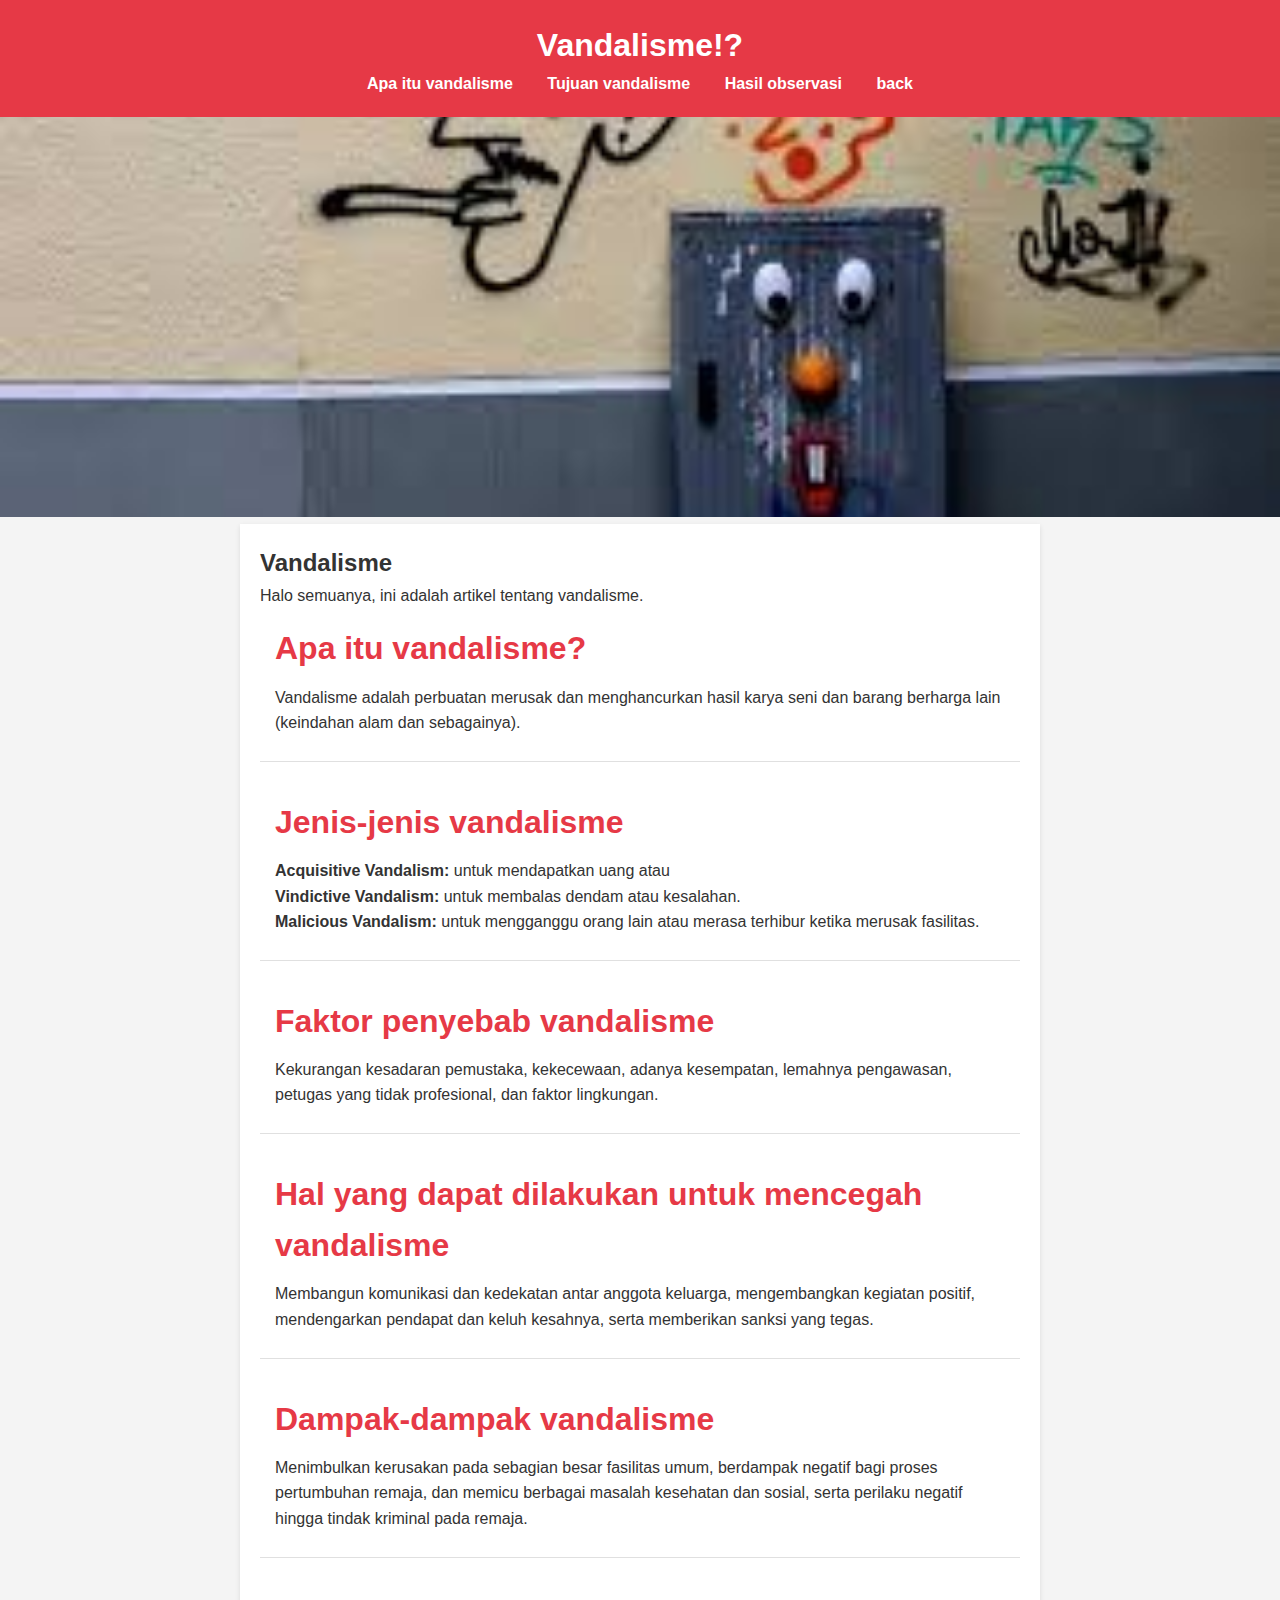
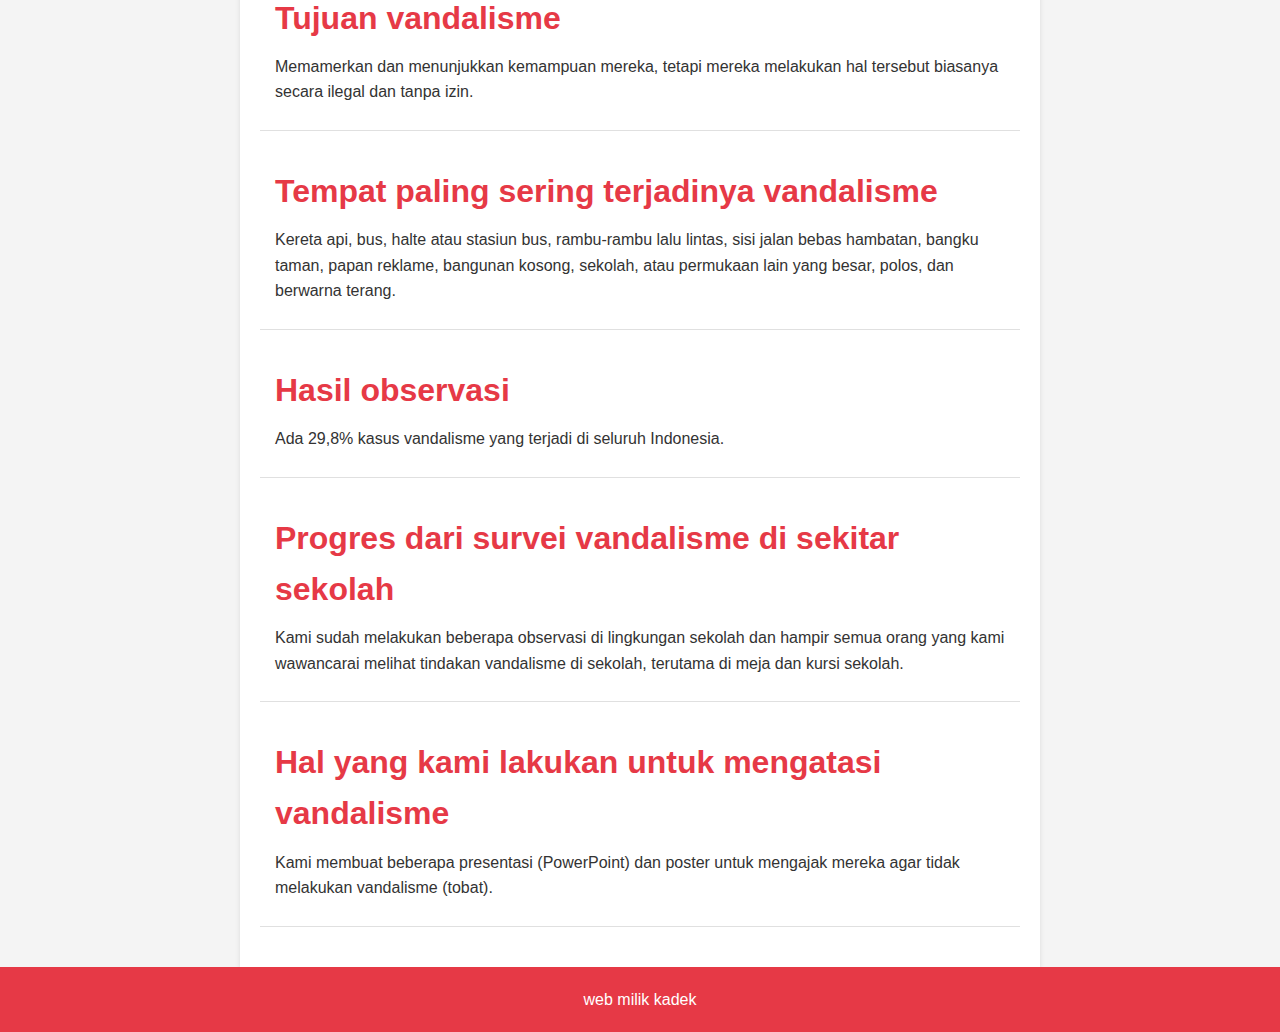
<file: article.html>
<!DOCTYPE html>
<html lang="id">
<head>
    <meta charset="UTF-8">
    <meta name="viewport" content="width=device-width, initial-scale=1.0">
    <title>Vandalisme?!</title>
    <link rel="stylesheet" href="article.css">
    <link rel="icon" type="image/png" href="download__19_-removebg-preview.png">
</head>
<body>

    <header>
        <div class="logo">Vandalisme!?</div>
        <nav>
            <ul>
                <li><a href="#vandal">Apa itu vandalisme</a></li>
                <li><a href="#tuj">Tujuan vandalisme</a></li>
                <li><a href="#masil">Hasil observasi</a></li>
                <li><a href="index5.html">back</a></li>
            </ul>
        </nav>
    </header>

    <section class="hero">
        <img src="vandalisme.jpg" alt="Article" />
    </section>

    <main>
        <h2>Vandalisme</h2>
        <p class="sub-heading">Halo semuanya, ini adalah artikel tentang vandalisme.</p>

        <article>
            <h1 id="vandal">Apa itu vandalisme?</h1>
            <p>Vandalisme adalah perbuatan merusak dan menghancurkan hasil karya seni dan barang berharga lain (keindahan alam dan sebagainya).</p>
        </article>

        <article>
            <h1>Jenis-jenis vandalisme</h1>
            <p>
                <strong>Acquisitive Vandalism:</strong> untuk mendapatkan uang atau<br>
                <strong>Vindictive Vandalism:</strong> untuk membalas dendam atau kesalahan.<br>
                <strong>Malicious Vandalism:</strong> untuk mengganggu orang lain atau merasa terhibur ketika merusak fasilitas.
            </p>
        </article>
        
        <article>
            <h1>Faktor penyebab vandalisme</h1>
            <p>Kekurangan kesadaran pemustaka, kekecewaan, adanya kesempatan, lemahnya pengawasan, petugas yang tidak profesional, dan faktor lingkungan.</p>
        </article>

        <article>
            <h1>Hal yang dapat dilakukan untuk mencegah vandalisme</h1>
            <p>Membangun komunikasi dan kedekatan antar anggota keluarga, mengembangkan kegiatan positif, mendengarkan pendapat dan keluh kesahnya, serta memberikan sanksi yang tegas.</p>
        </article>

        <article>
            <h1>Dampak-dampak vandalisme</h1>
            <p>Menimbulkan kerusakan pada sebagian besar fasilitas umum, berdampak negatif bagi proses pertumbuhan remaja, dan memicu berbagai masalah kesehatan dan sosial, serta perilaku negatif hingga tindak kriminal pada remaja.</p>
        </article>

        <article>
            <h1 id="tuj">Tujuan vandalisme</h1>
            <p>Memamerkan dan menunjukkan kemampuan mereka, tetapi mereka melakukan hal tersebut biasanya secara ilegal dan tanpa izin.</p>
        </article>

        <article>
            <h1>Tempat paling sering terjadinya vandalisme</h1>
            <p>Kereta api, bus, halte atau stasiun bus, rambu-rambu lalu lintas, sisi jalan bebas hambatan, bangku taman, papan reklame, bangunan kosong, sekolah, atau permukaan lain yang besar, polos, dan berwarna terang.</p>
        </article>

        <article>
            <h1 id="masil">Hasil observasi</h1>
            <p>Ada 29,8% kasus vandalisme yang terjadi di seluruh Indonesia.</p>
        </article>

        <article>
            <h1>Progres dari survei vandalisme di sekitar sekolah</h1>
            <p>Kami sudah melakukan beberapa observasi di lingkungan sekolah dan hampir semua orang yang kami wawancarai melihat tindakan vandalisme di sekolah, terutama di meja dan kursi sekolah.</p>
        </article>

        <article>
            <h1 id="tin">Hal yang kami lakukan untuk mengatasi vandalisme</h1>
            <p>Kami membuat beberapa presentasi (PowerPoint) dan poster untuk mengajak mereka agar tidak melakukan vandalisme (tobat).</p>
        </article>
    </main>

    <footer>
        <p>web milik kadek</p
</file>
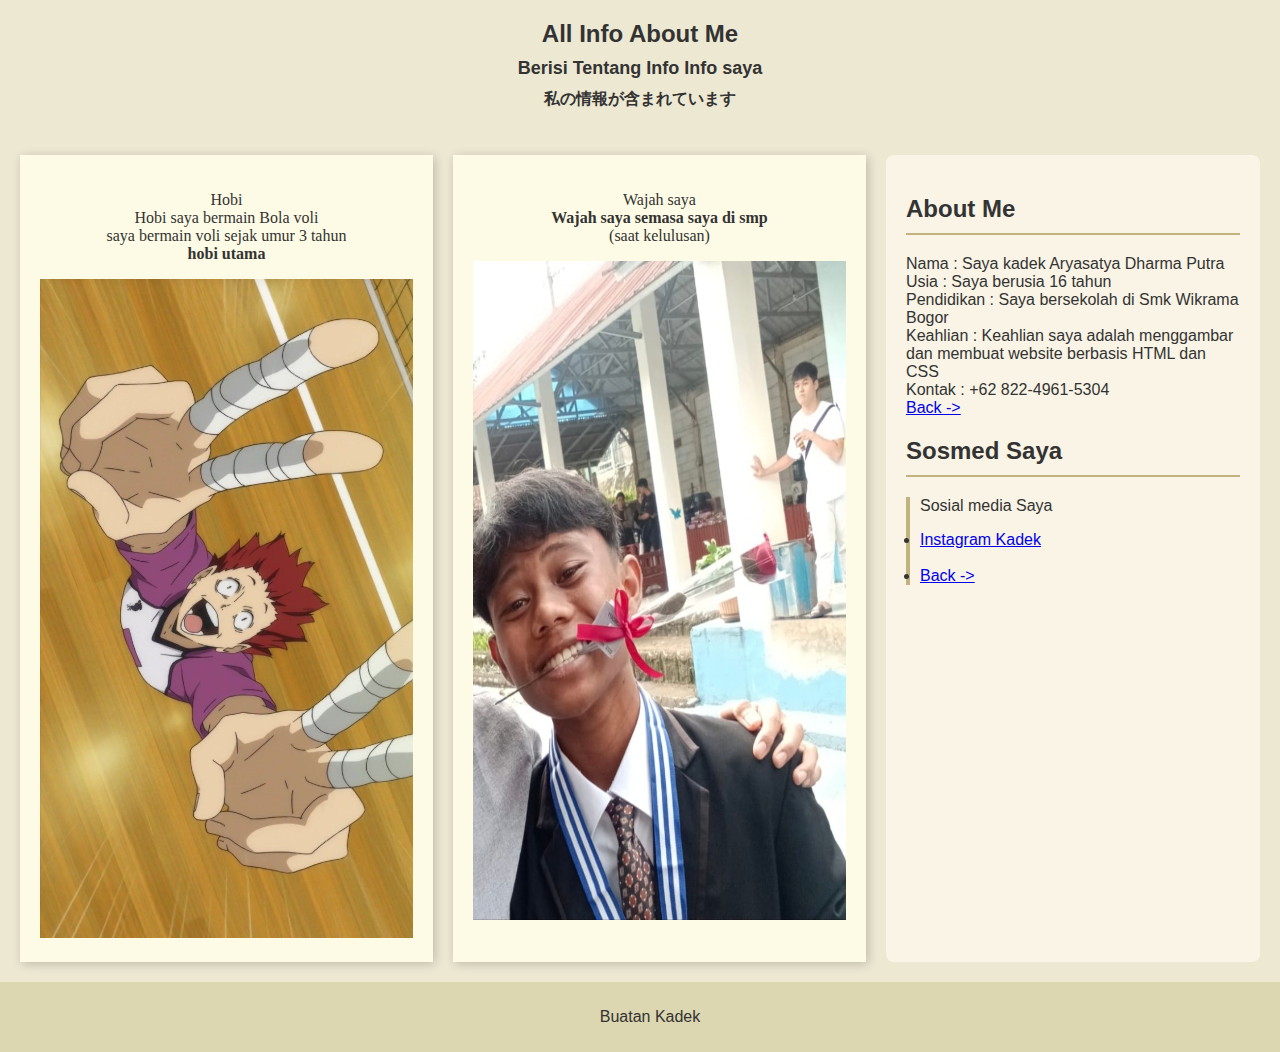
<file: index2.html>
<!DOCTYPE html>
<html lang="id">
<head>
    <meta charset="UTF-8">
    <meta name="viewport" content="width=device-width, initial-scale=1.0">
    <link rel="stylesheet" href="styles2.css">
    <title>information</title>
</head>
<body>
    <header>
        <div class="title">
            <h1>All Info About Me</h1>
            <h2>Berisi Tentang Info Info saya</h2>
            <h3>私の情報が含まれています</h3>
        </div>
    </header>

    <main>

        <div class="container">
            <div class="box">
                <p>Hobi<br>Hobi saya bermain Bola voli<br>saya bermain voli sejak umur 3 tahun<br><strong>hobi utama</strong></p>
                <img src="Screenshot 2025-02-24 131937.png" alt="gambaran asli kadek main voli">
            </div>
            <div class="box">
                <p>Wajah saya<br><strong>Wajah saya semasa saya di smp</strong><br>(saat kelulusan)</p>
                <img src="IMG_20241208_200936.jpg" alt="gambar muka kadek ">
            </div>
        </div>
        <div class="news">
            <h2>About Me</h2>
            <ul>
                <li>Nama : Saya kadek Aryasatya Dharma Putra</li>
                <li>Usia : Saya berusia 16 tahun</li>
                <li>Pendidikan : Saya bersekolah di Smk Wikrama Bogor</li>
                <li>Keahlian : Keahlian saya adalah menggambar dan membuat website berbasis HTML dan CSS</li>
                <li>Kontak : +62 822-4961-5304</li>
                <li><a href="index.html">Back -></a></li>
            </ul>
        
            <h2>Sosmed Saya</h2>
            <blockquote>
                <p>Sosial media Saya<br>  <li><a href="https://www.instagram.com/kadekaryastya/" target="_blank">Instagram Kadek</a></li> <br>   <li><a href="index.html">Back -></a></li></p>
            </blockquote>
        </div>
    </main>

    <footer>
        <p>Buatan Kadek</p>
    </footer>
</body>
</html>
</file>
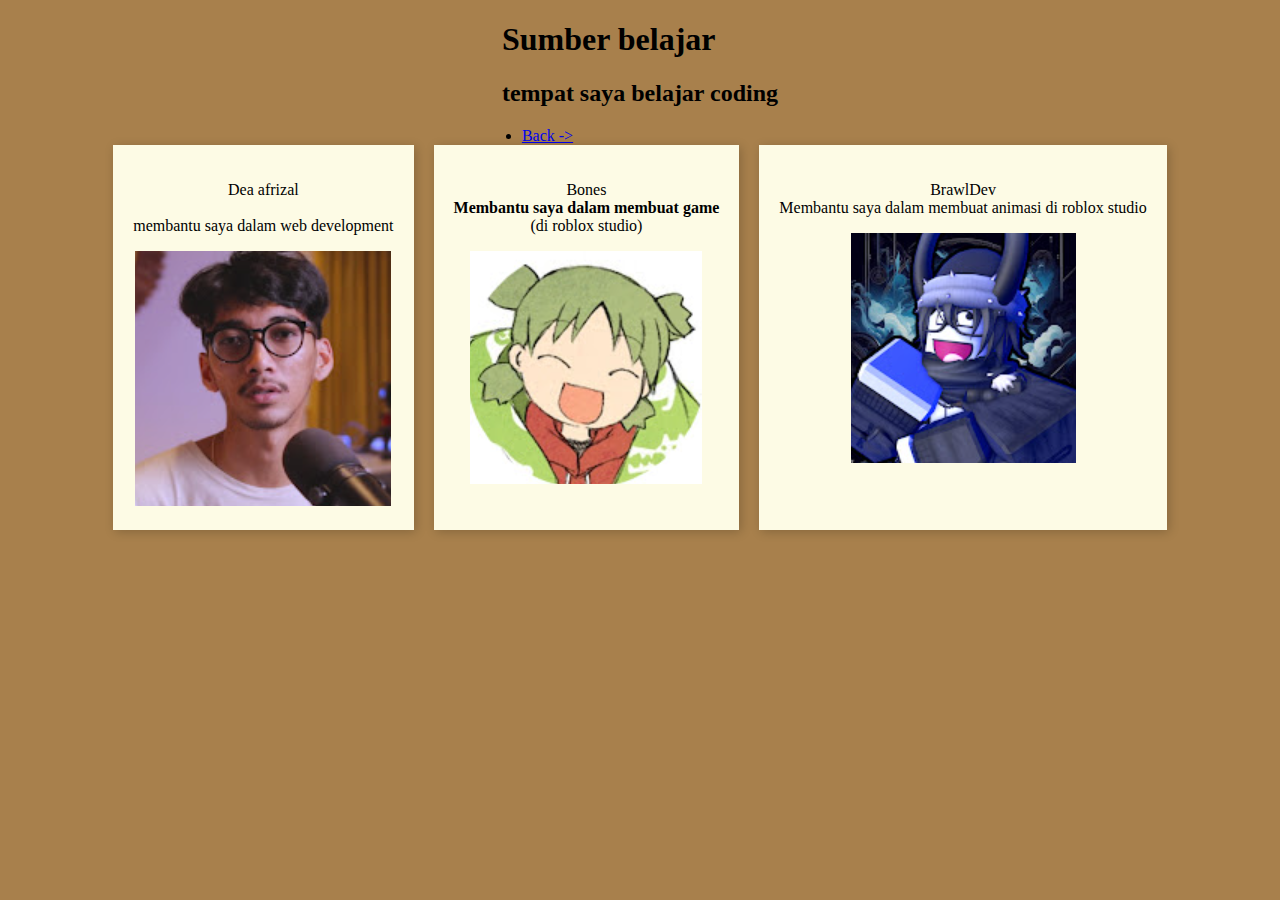
<file: index3.html>
<!DOCTYPE html>
<html lang="ja">
<head>
    <meta charset="UTF-8">
    <meta name="viewport" content="width=device-width, initial-scale=1.0">
    <title>Study</title>
    <link rel="stylesheet" href="styles3.css">
</head>
<body>
    <header>
        <div class="title">
            <h1>Sumber belajar</h1>
            <h2>tempat saya belajar coding</h2>
        </div>

        <div class="news">
            <li><a href="index.html">Back -></a></li>
        </div>
    </header>
    <div class="top-container">
        <div class="box">
            <p>Dea afrizal<br><br>membantu saya dalam web development<br></p>
            <img src="Screenshot 2025-02-24 135514.png" alt="bang dea">
        </div>
        <div class="box">
            <p>Bones<br><strong>Membantu saya dalam membuat game</strong><br>(di roblox studio)</p>
            <img src="Screenshot 2025-02-24 135626.png" alt="Bones">
        </div>
        <div class="box">
            <p>BrawlDev<br>Membantu saya dalam membuat animasi di roblox studio</p>
            <img src="Screenshot 2025-02-24 135728.png" alt="BrawlDev">
        </div>
    </div>
</body>
</html>
</file>
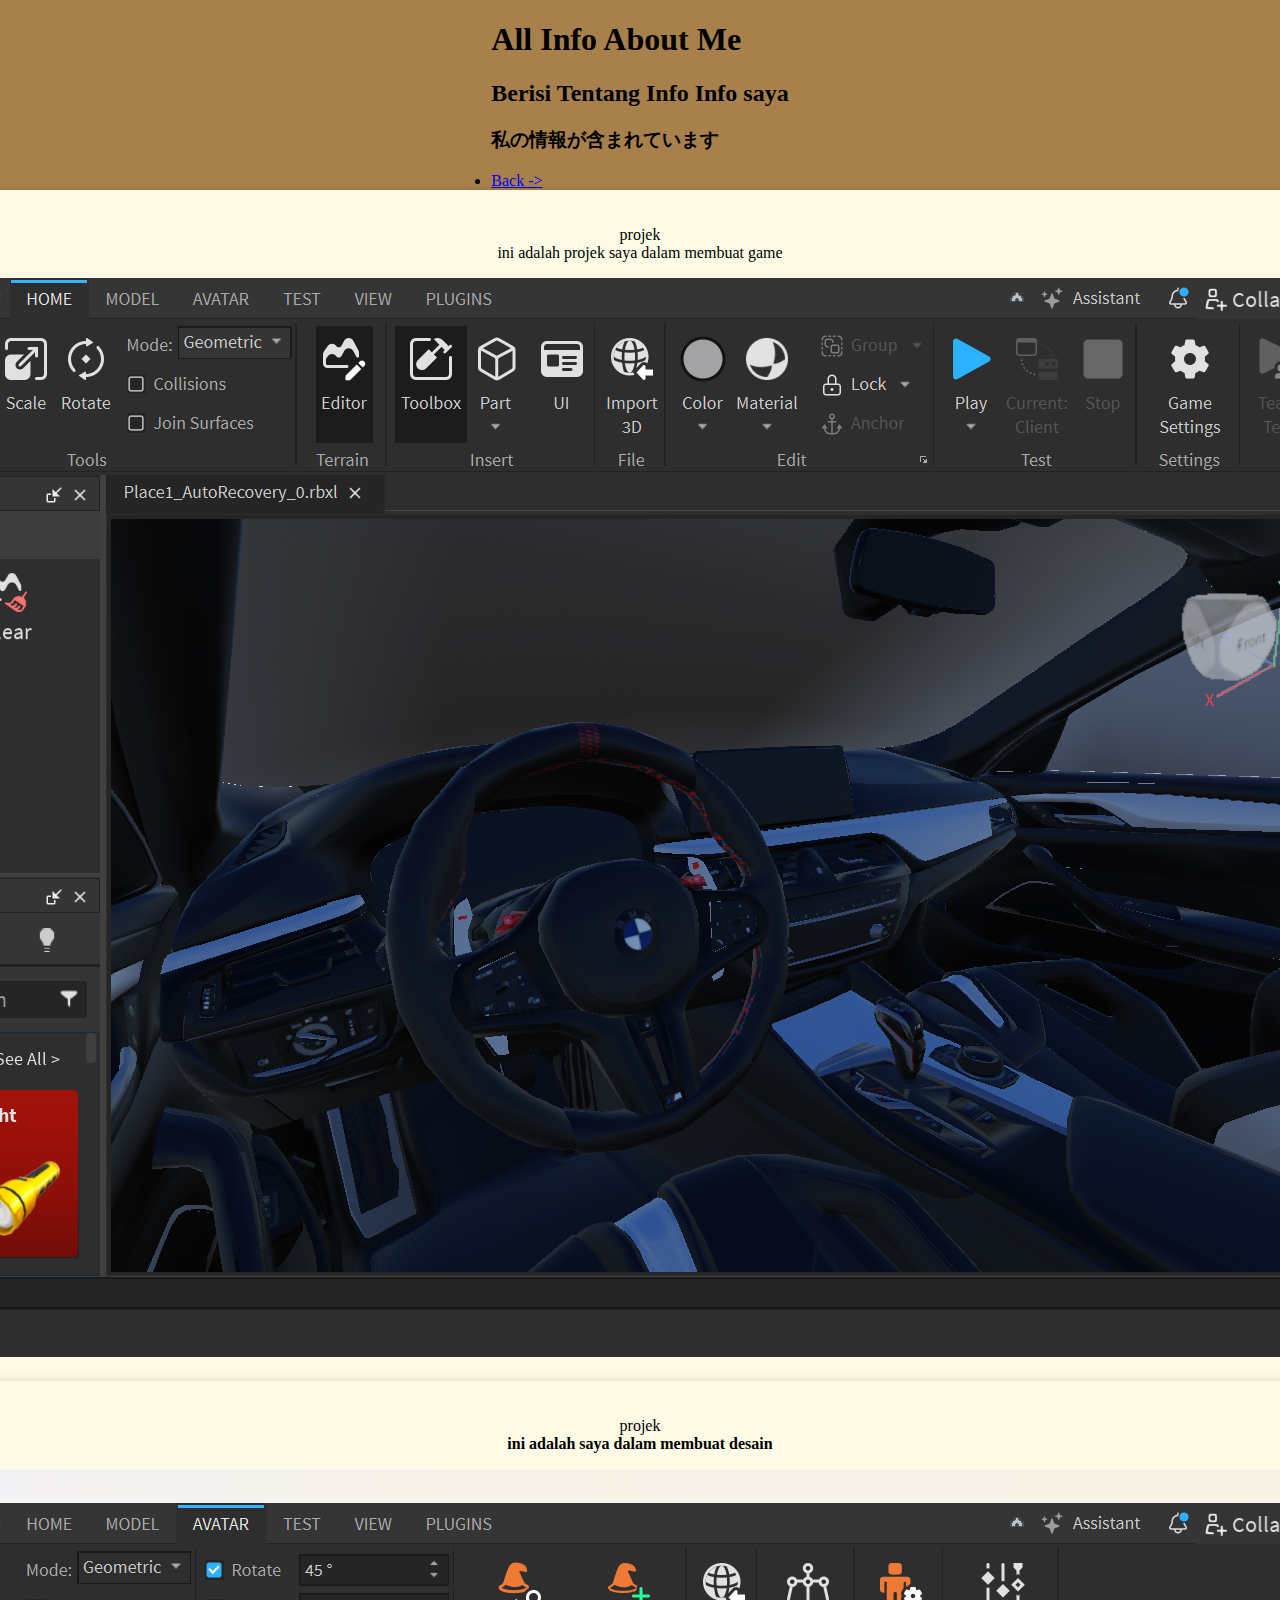
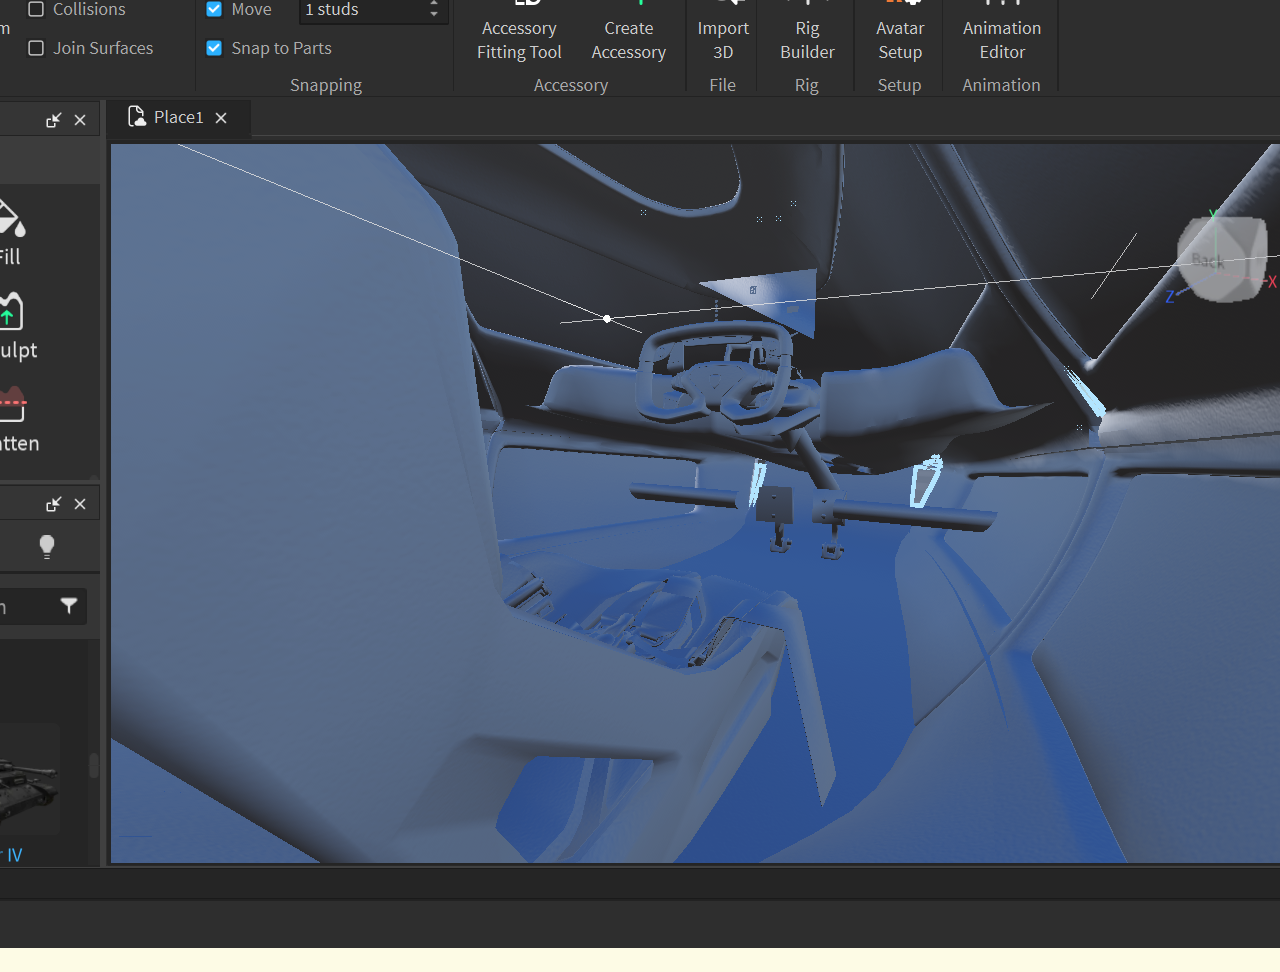
<file: index4.html>
<!DOCTYPE html>
<html lang="id">
<head>
    <meta charset="UTF-8">
    <meta name="viewport" content="width=device-width, initial-scale=1.0">
    <link rel="stylesheet" href="styles4.css">
    <title>Info</title>
</head>
<body>
    <header>
        <div class="title">
            <h1>All Info About Me</h1>
            <h2>Berisi Tentang Info Info saya</h2>
            <h3>私の情報が含まれています</h3>
            <li><a href="index.html">Back -></a></li>   
        </div>
    </header>
        <div class="container">
            <div class="box">
                <p>projek<br>ini adalah projek saya dalam membuat game </p>
                <img src="Screenshot 2025-01-01 010649.png" alt="projek">
            </div>
            <div class="box">
                <p>projek<br><strong>ini adalah saya dalam membuat desain</strong></p>
                <img src="Screenshot 2024-12-30 132451.png" alt="projek">
            </div>
        </div>
</body>
</html>
</file>
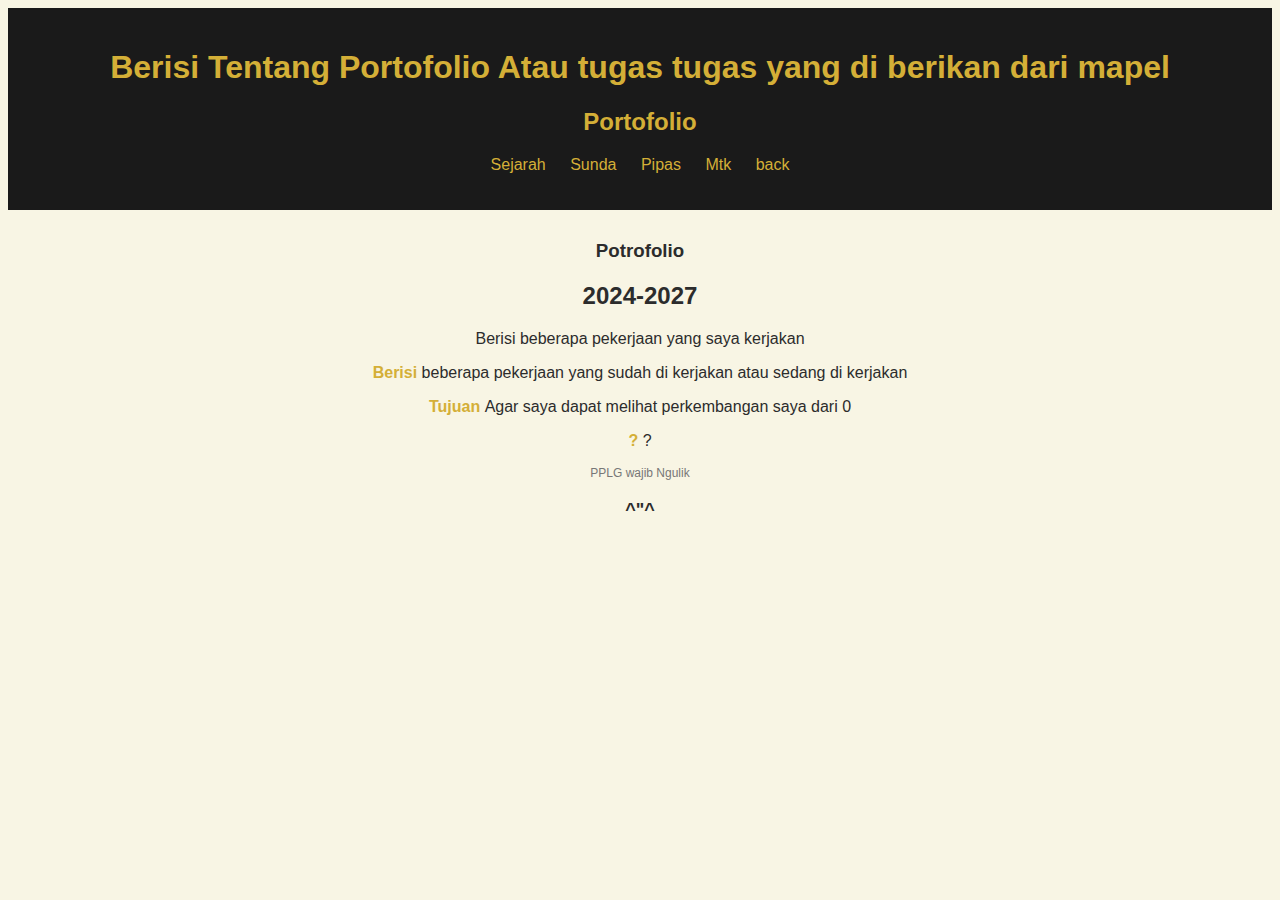
<file: index5.html>
<!DOCTYPE html>
<html lang="ja">
<head>
    <meta charset="UTF-8">
    <meta name="viewport" content="width=device-width, initial-scale=1.0">
    <title>portofolio</title>
    <link rel="stylesheet" href="styles5.css">
</head>
<body>
    <header>
        <h1>Berisi Tentang Portofolio Atau tugas tugas yang di berikan dari mapel</h1>
        <h2>Portofolio</h2>
        <nav>
            <ul>
                <li><a href="sejarah.html">Sejarah</a></li>
                <li><a href="sunda.html">Sunda</a></li>
                <li><a href="article.html">Pipas</a></li>
                <li><a href="#">Mtk</a></li>
                <li><a href="index.html">back</a></li>
            </ul>
        </nav>
    </header>
    <main>
        <h3>Potrofolio</h3>
        <h2>2024-2027</h2>
        <p>Berisi beberapa pekerjaan yang saya kerjakan</p>
        <section>
            <p><span class="channel">Berisi </span>beberapa pekerjaan yang sudah di kerjakan atau sedang di kerjakan</p>
            <p><span class="channel">Tujuan </span>Agar saya dapat melihat perkembangan saya dari 0</p>
            <p><span class="channel">? </span> ? </p>
        </section>
        <p class="note">PPLG wajib Ngulik</p>
        <p class="netflix">^"^</p>
    </main>
</body>
</html>
</file>
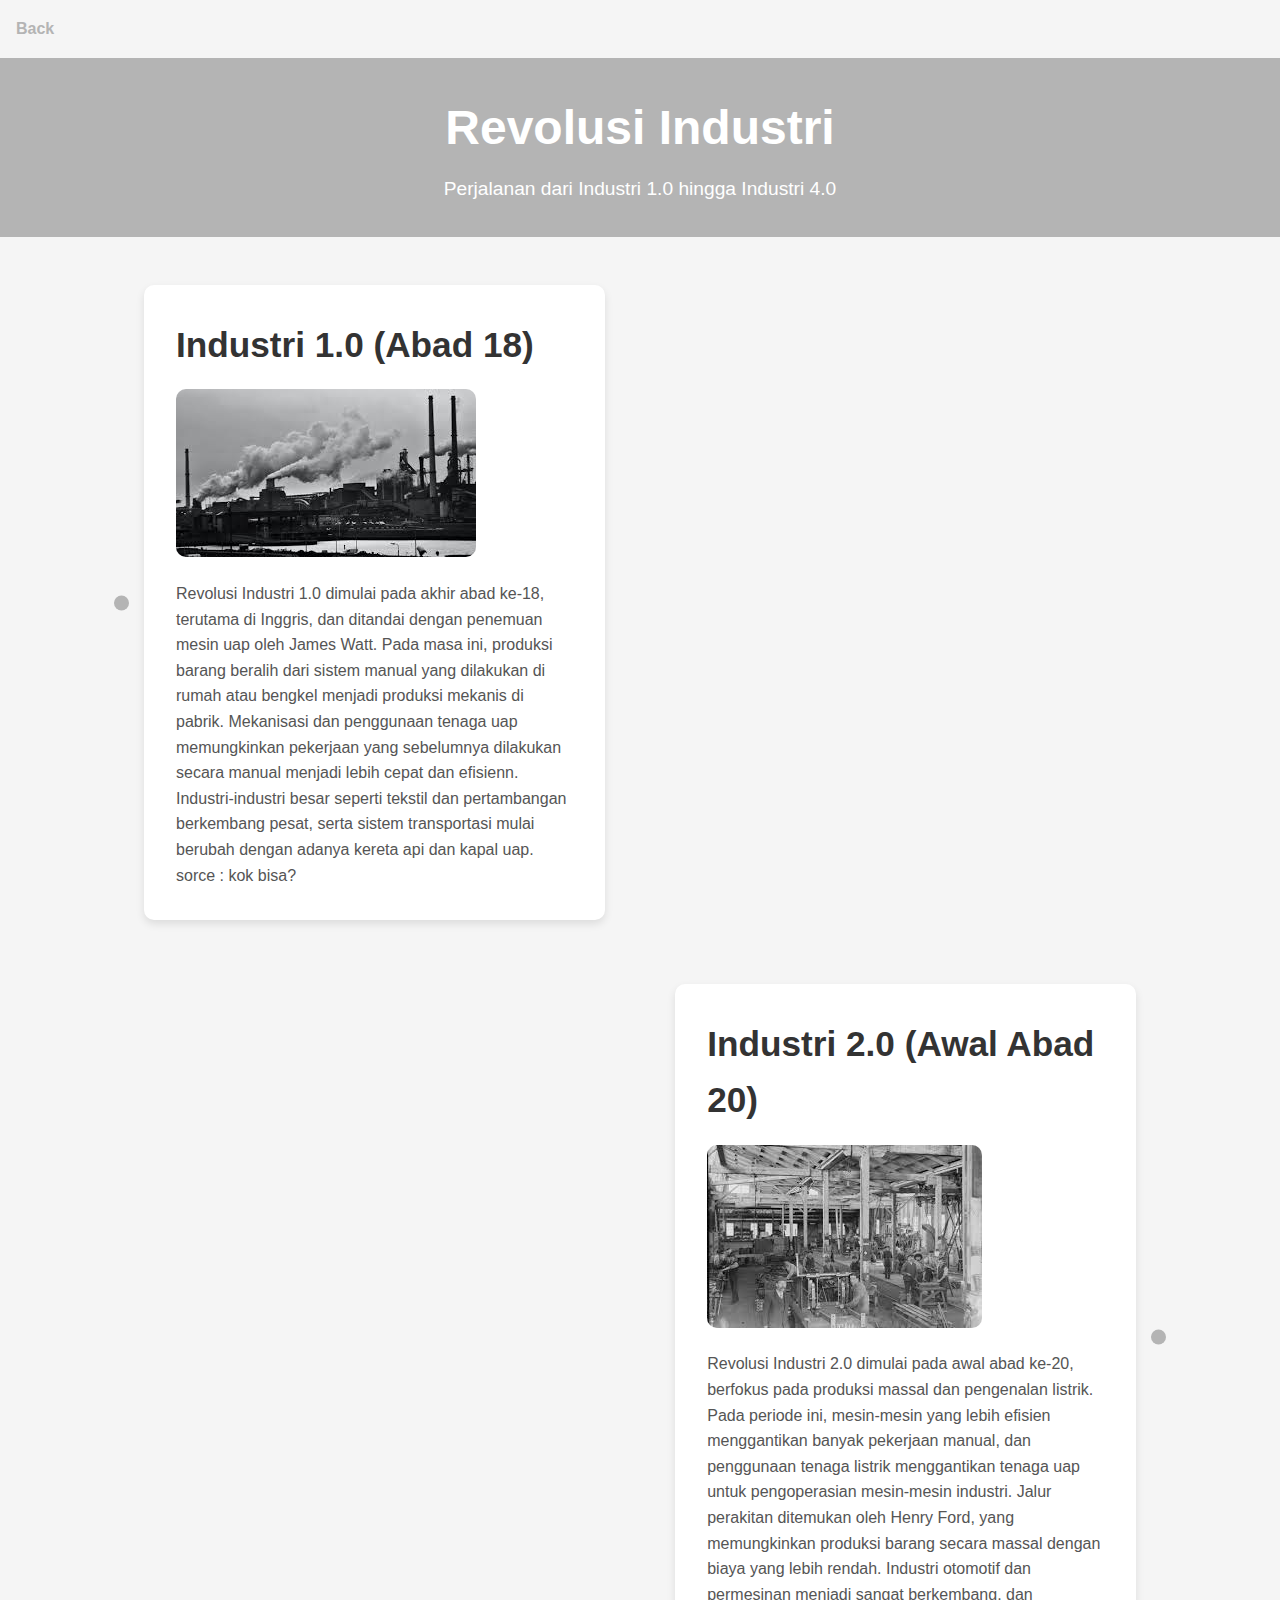
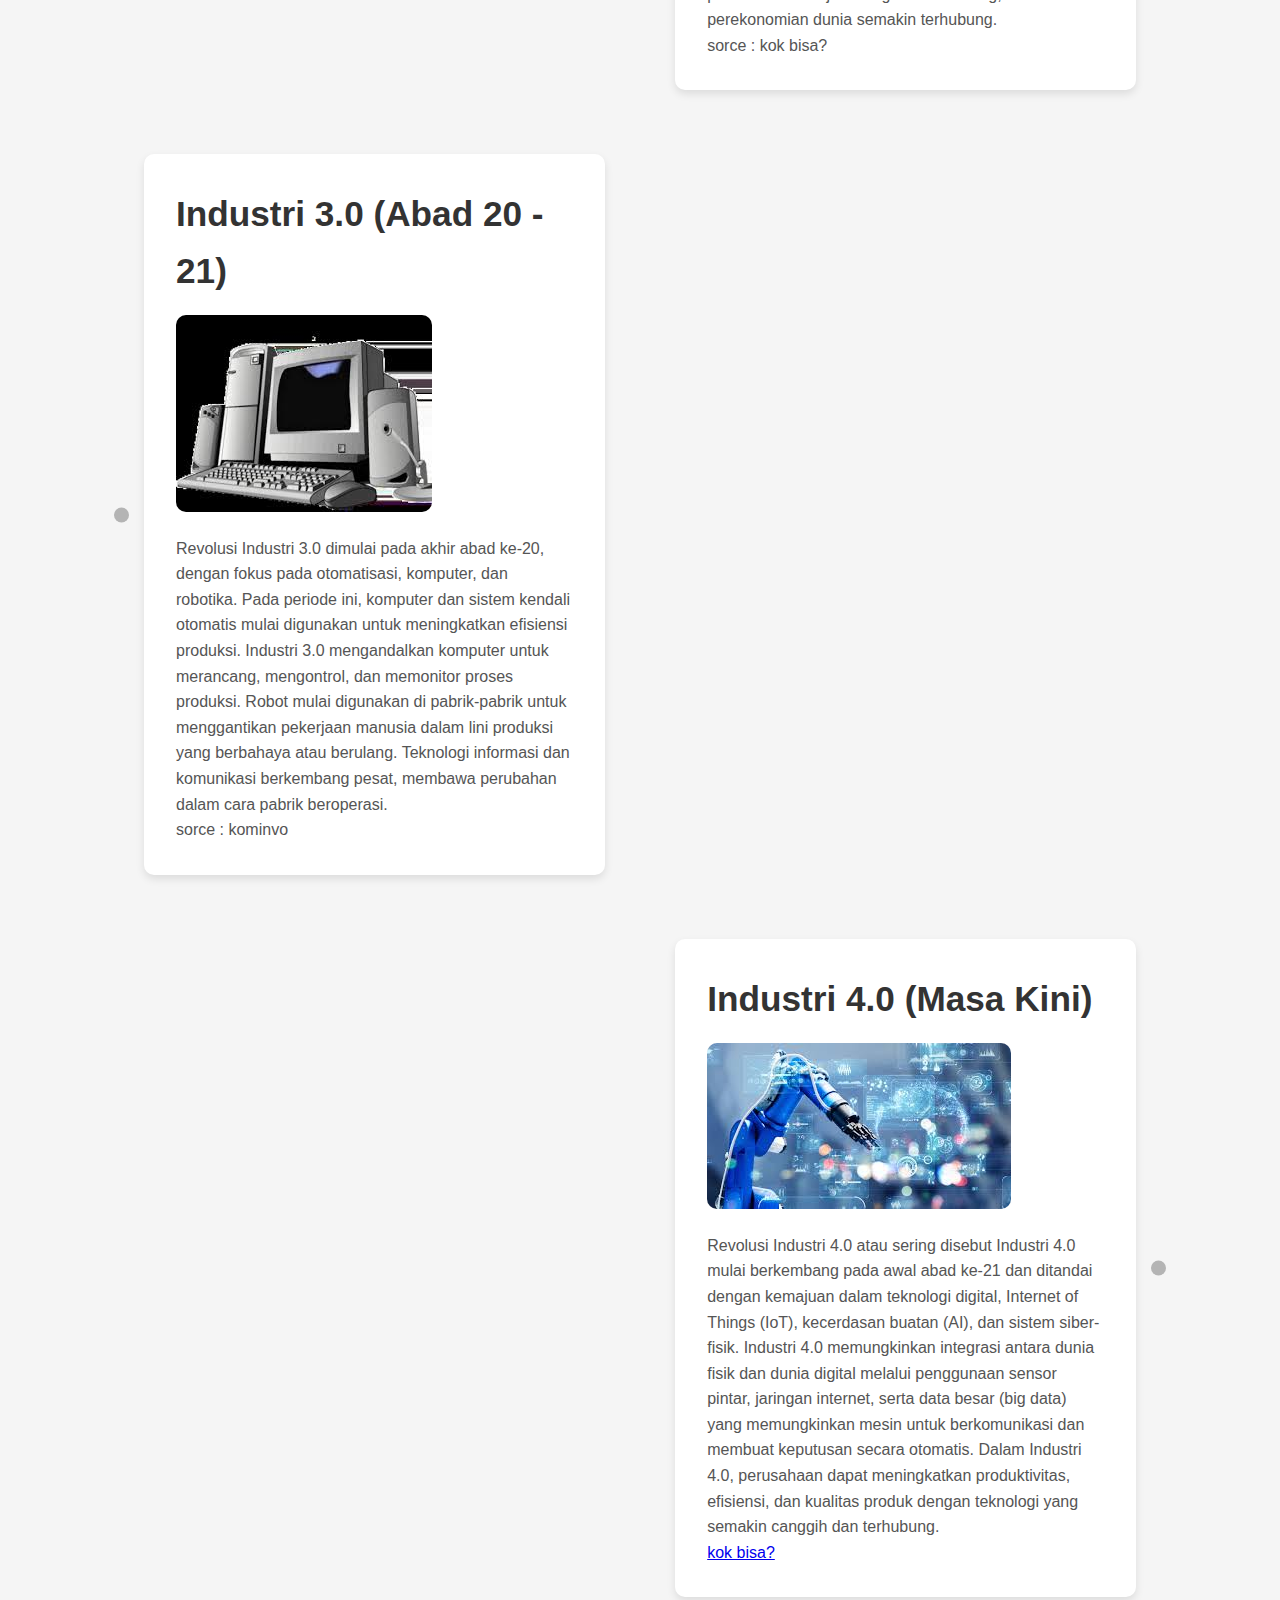
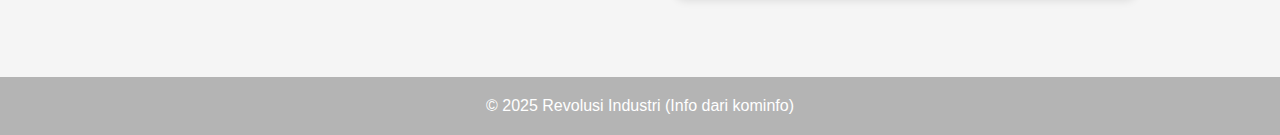
<file: sejarah.html>
<!DOCTYPE html>
<html lang="id">
<head>
    <meta charset="UTF-8">
    <meta name="viewport" content="width=device-width, initial-scale=1.0">
    <title>Revolusi Industri 1.0 - 4.0</title>
    <link rel="stylesheet" href="sejarah.css">
</head>
<body>
    <ul>
        <li><a href="index5.html">Back</a></li>
    </ul>

    <header>
        <h1>Revolusi Industri</h1>
        <p>Perjalanan dari Industri 1.0 hingga Industri 4.0</p>
    </header>

    <section class="timeline">
        <div class="container left">
            <div class="content">
                <h2>Industri 1.0 (Abad 18)</h2>
                <img src="revolusi 1.jpeg" alt="Revolusi Industri 1.0">
                <p>Revolusi Industri 1.0 dimulai pada akhir abad ke-18, terutama di Inggris, dan ditandai dengan penemuan mesin uap oleh James Watt. Pada masa ini, produksi barang beralih dari sistem manual yang dilakukan di rumah atau bengkel menjadi produksi mekanis di pabrik. Mekanisasi dan penggunaan tenaga uap memungkinkan pekerjaan yang sebelumnya dilakukan secara manual menjadi lebih cepat dan efisienn. Industri-industri besar seperti tekstil dan pertambangan berkembang pesat, serta sistem transportasi mulai berubah dengan adanya kereta api dan kapal uap.
                   <br> sorce : kok bisa?
                </p>
            </div>
        </div>
        <div class="container right">
            <div class="content">
                <h2>Industri 2.0 (Awal Abad 20)</h2>
                <img src="revolusi 2.jpeg" alt="Revolusi Industri 2.0" >
                <p>Revolusi Industri 2.0 dimulai pada awal abad ke-20, berfokus pada produksi massal dan pengenalan listrik. Pada periode ini, mesin-mesin yang lebih efisien menggantikan banyak pekerjaan manual, dan penggunaan tenaga listrik menggantikan tenaga uap untuk pengoperasian mesin-mesin industri. Jalur perakitan ditemukan oleh Henry Ford, yang memungkinkan produksi barang secara massal dengan biaya yang lebih rendah. Industri otomotif dan permesinan menjadi sangat berkembang, dan perekonomian dunia semakin terhubung.
                  <br>  sorce : kok bisa?
                </p>
            </div>
        </div>
        <div class="container left">
            <div class="content">
                <h2>Industri 3.0 (Abad 20 - 21)</h2>
                <img src="revolusi 3.jpeg" alt="Revolusi Industri 3.0">
                <p>Revolusi Industri 3.0 dimulai pada akhir abad ke-20, dengan fokus pada otomatisasi, komputer, dan robotika. Pada periode ini, komputer dan sistem kendali otomatis mulai digunakan untuk meningkatkan efisiensi produksi. Industri 3.0 mengandalkan komputer untuk merancang, mengontrol, dan memonitor proses produksi. Robot mulai digunakan di pabrik-pabrik untuk menggantikan pekerjaan manusia dalam lini produksi yang berbahaya atau berulang. Teknologi informasi dan komunikasi berkembang pesat, membawa perubahan dalam cara pabrik beroperasi.
                   <br> sorce : kominvo
                </p>
            </div>
        </div>
        <div class="container right">
            <div class="content">
                <h2>Industri 4.0 (Masa Kini)</h2>
                <img src="revolusi 4.jpeg" alt="Revolusi Industri 4.0">
                <p>Revolusi Industri 4.0 atau sering disebut Industri 4.0 mulai berkembang pada awal abad ke-21 dan ditandai dengan kemajuan dalam teknologi digital, Internet of Things (IoT), kecerdasan buatan (AI), dan sistem siber-fisik. Industri 4.0 memungkinkan integrasi antara dunia fisik dan dunia digital melalui penggunaan sensor pintar, jaringan internet, serta data besar (big data) yang memungkinkan mesin untuk berkomunikasi dan membuat keputusan secara otomatis. Dalam Industri 4.0, perusahaan dapat meningkatkan produktivitas, efisiensi, dan kualitas produk dengan teknologi yang semakin canggih dan terhubung.<br>
                    <a href="https://www.youtube.com/watch?v=Ho4A8-wne2U" target="_blank">kok bisa?</a>

                </p>
            </div>
        </div>
    </section>

    <footer>
        <p>&copy; 2025 Revolusi Industri (Info dari kominfo)</p>
    </footer>

</body>
</html>
</file>
<file: article.css>
* {
    margin: 0;
    padding: 0;
    box-sizing: border-box;
    scroll-behavior: smooth;
    
}

body {
    font-family: Arial, sans-serif;
    line-height: 1.6;
    background-color: #f4f4f4;
    color: #333;
}

header {
    background: #e63946;
    color: #fff;
    padding: 20px 0;
    text-align: center;
}

.logo {
    font-size: 2em;
    font-weight: bold;
}

nav ul {
    list-style: none;
    padding: 0;
}

nav ul li {
    display: inline;
    margin: 0 15px;
}

nav a {
    color: #fff;
    text-decoration: none;
    font-weight: bold;
}

.hero img {
    width: 100%;
    height: auto;
    max-height: 400px;
    object-fit: cover;
}

main {
    padding: 20px;
    max-width: 800px;
    margin: auto;
    background: #fff;
    box-shadow: 0 2px 5px rgba(0, 0, 0, 0.1);
}

article {
    margin-bottom: 20px;
    padding: 15px;
    border-bottom: 1px solid #e0e0e0;
}

article h1 {
    color: #e63946;
    margin-bottom: 10px;
}

article p {
    margin-bottom: 10px;
}

footer {
    text-align: center;
    padding: 20px;
    background: #e63946;
    color: #fff;
    position: relative;
    bottom: 0;
    width: 100%;
}
</file>
<file: styles2.css>
body {
    font-family: Arial, sans-serif;
    background-color: #EDE8D2;
    color: #333;
    margin: 0;
    padding: 0;
}

header {
    text-align: center;
    padding: 20px;
}

.title h1 {
    font-size: 24px;
    margin: 0;
}

.title h2 {
    font-size: 18px;
    margin: 10px 0;
}

.title h3 {
    font-size: 16px;
    margin: 5px 0;
}

main {
    display: flex;
    justify-content: space-between;
    padding: 20px;
}

.news{
    margin-left:20px
}

.news, .twitter {
    width: 48%;
    background-color: #F9F4E5;
    padding: 20px;
    border-radius: 8px;
}

.news h2, .twitter h2 {
    border-bottom: 2px solid #C2B280;
    padding-bottom: 10px;
}

ul {
    list-style-type: none;
    padding: 0;
}

blockquote {
    border-left: 4px solid #C2B280;
    margin: 10px 0;
    padding-left: 10px;
}

footer {
    text-align: center;
    padding: 10px;
    background-color: #DCD6B1;
    position: relative;
    bottom: 0;
    width: 100%;
}

.container {
    display: flex;
    gap: 20px;
}
.box {
    gap:500px;
    background-color: #fdfbe5;
    padding: 20px;
    text-align: center;
    font-family: serif;
    box-shadow: 2px 2px 10px rgba(0, 0, 0, 0.2);
}

.box img{
    width:373px;
    height: 659px;
}
</file>
<file: styles3.css>
body {
    background-color: #a8804c;
    display: flex;
    flex-direction: column;
    align-items: center;
    height: 100vh;
    margin: 0;
}
.top-container {
    display: flex;
    gap: 20px;
    margin-bottom: 20px;
}
.bottom-container {
    display: flex;
    gap: 20px;
    width: 100%;
    justify-content: center;
}
.box {
    background-color: #fdfbe5;
    padding: 20px;
    text-align: center;
    font-family: serif;
    box-shadow: 2px 2px 10px rgba(0, 0, 0, 0.2);
}
.about, .twitter {
    background-color: #fdfbe5;
    padding: 20px;
    font-family: serif;
    width: 300px;
    box-shadow: 2px 2px 10px rgba(0, 0, 0, 0.2);
}
.navbar {
    background-color: #fdfbe5;
    padding: 15px;
    display: flex;
    gap: 10px;
    justify-content: center;
    align-items: center;
    margin-bottom: 20px;
    box-shadow: 2px 2px 10px rgba(0, 0, 0, 0.2);
}
.nav-item {
    padding: 10px 15px;
    border: 1px solid black;
    text-decoration: none;
    color: black;
    font-family: serif;
}
.nav-item.active {
    background-color: #a8804c;
    color: white;
    border: none;
}
.news{
    margin-left:20px;
}
</file>
<file: styles4.css>
body {
    background-color: #a8804c;
    display: flex;
    flex-direction: column;
    align-items: center;
    height: 100vh;
    margin: 0;
}
.top-container {
    display: flex;
    gap: 20px;
    margin-bottom: 20px;
}
.bottom-container {
    display: flex;
    gap: 20px;
    width: 100%;
    justify-content: center;
}
.box {
    background-color: #fdfbe5;
    padding: 20px;
    text-align: center;
    font-family: serif;
    box-shadow: 2px 2px 10px rgba(0, 0, 0, 0.2);
}
.about, .twitter {
    background-color: #fdfbe5;
    padding: 20px;
    font-family: serif;
    width: 300px;
    box-shadow: 2px 2px 10px rgba(0, 0, 0, 0.2);
}
.navbar {
    background-color: #fdfbe5;
    padding: 15px;
    display: flex;
    gap: 10px;
    justify-content: center;
    align-items: center;
    margin-bottom: 20px;
    box-shadow: 2px 2px 10px rgba(0, 0, 0, 0.2);
}
.nav-item {
    padding: 10px 15px;
    border: 1px solid black;
    text-decoration: none;
    color: black;
    font-family: serif;
}
.nav-item.active {
    background-color: #a8804c;
    color: white;
    border: none;
}
.news{
    margin-left:20px;
}
</file>
<file: styles5.css>
body {
    background-color: #f8f5e4;
    color: #2c2c2c;
    font-family: "Arial", sans-serif;
    text-align: center;
}
header {
    background-color: #1a1a1a;
    color: #d4af37;
    padding: 20px;
}
nav ul {
    list-style: none;
    padding: 0;
}
nav ul li {
    display: inline;
    margin: 0 10px;
}
nav ul li a {
    color: #d4af37;
    text-decoration: none;
}
nav ul li a.active {
    font-weight: bold;
}
main {
    margin-top: 30px;
}
.channel {
    color: #d4af37;
    font-weight: bold;
}
.note {
    font-size: 12px;
    color: #777;
}
.netflix {
    font-size: 18px;
    font-weight: bold;
    margin-top: 20px;
}
</file>
<file: sejarah.css>
* {
    margin: 0;
    padding: 0;
    box-sizing: border-box;
}

body {
    font-family: Arial, sans-serif;
    background-color: #f5f5f5;
    color: #333;
    line-height: 1.6;
    box-shadow: #333;
}

header {
    background-color: #b4b4b4;
    color: white;
    text-align: center;
    padding: 2rem;
}

header h1 {
    font-size: 3rem;
    margin-bottom: 0.5rem;
}

header p {
    font-size: 1.2rem;
}

ul {
    list-style: none;
    text-align: left;
    margin: 1rem;
}

ul li a {
    text-decoration: none;
    color: #b4b4b4;
    font-weight: bold;
}

.timeline {
    display: flex;
    flex-direction: column;
    align-items: center;
    margin-top: 2rem;
}

.container {
    display: flex;
    width: 80%;
    margin-bottom: 2rem;
    align-items: center;
}

.container.left {
    flex-direction: row;
    justify-content: flex-start;
}

.container.right {
    flex-direction: row-reverse;
    justify-content: flex-start;
}

.content {
    background-color: white;
    border-radius: 10px;
    padding: 2rem;
    width: 45%;
    box-shadow: 0 4px 8px rgba(0, 0, 0, 0.1);
    margin: 1rem;
}

.content h2 {
    font-size: 2.2rem;
    margin-bottom: 1rem;
    color: #333;
}

.content img {
    max-width: 100%;
    border-radius: 10px;
    margin-bottom: 1rem;
}

.content p {
    font-size: 1rem;
    color: #555;
}

.container .content {
    position: relative;
}

.timeline .container.left .content:before {
    content: '';
    position: absolute;
    top: 50%;
    left: -30px;
    transform: translateY(-50%);
    width: 15px;
    height: 15px;
    background-color: #b4b4b4;
    border-radius: 50%;
    box-shadow: #333;
}

.timeline .container.right .content:before {
    content: '';
    position: absolute;
    top: 50%;
    right: -30px;
    transform: translateY(-50%);
    width: 15px;
    height: 15px;
    background-color: #b4b4b4;
    border-radius: 50%;
}

footer {
    background-color: #b4b4b4;
    color: white;
    text-align: center;
    padding: 1rem;
    margin-top: 2rem;
}

footer p {
    font-size: 1rem;
}

@media (max-width: 768px) {
    .timeline {
        padding: 0 1rem;
    }

    .container {
        flex-direction: column;
        align-items: center;
    }

    .container.left, .container.right {
        justify-content: center;
    }

    .content {
        width: 90%;
    }

    .content h2 {
        font-size: 1.8rem;
    }
}
</file>
